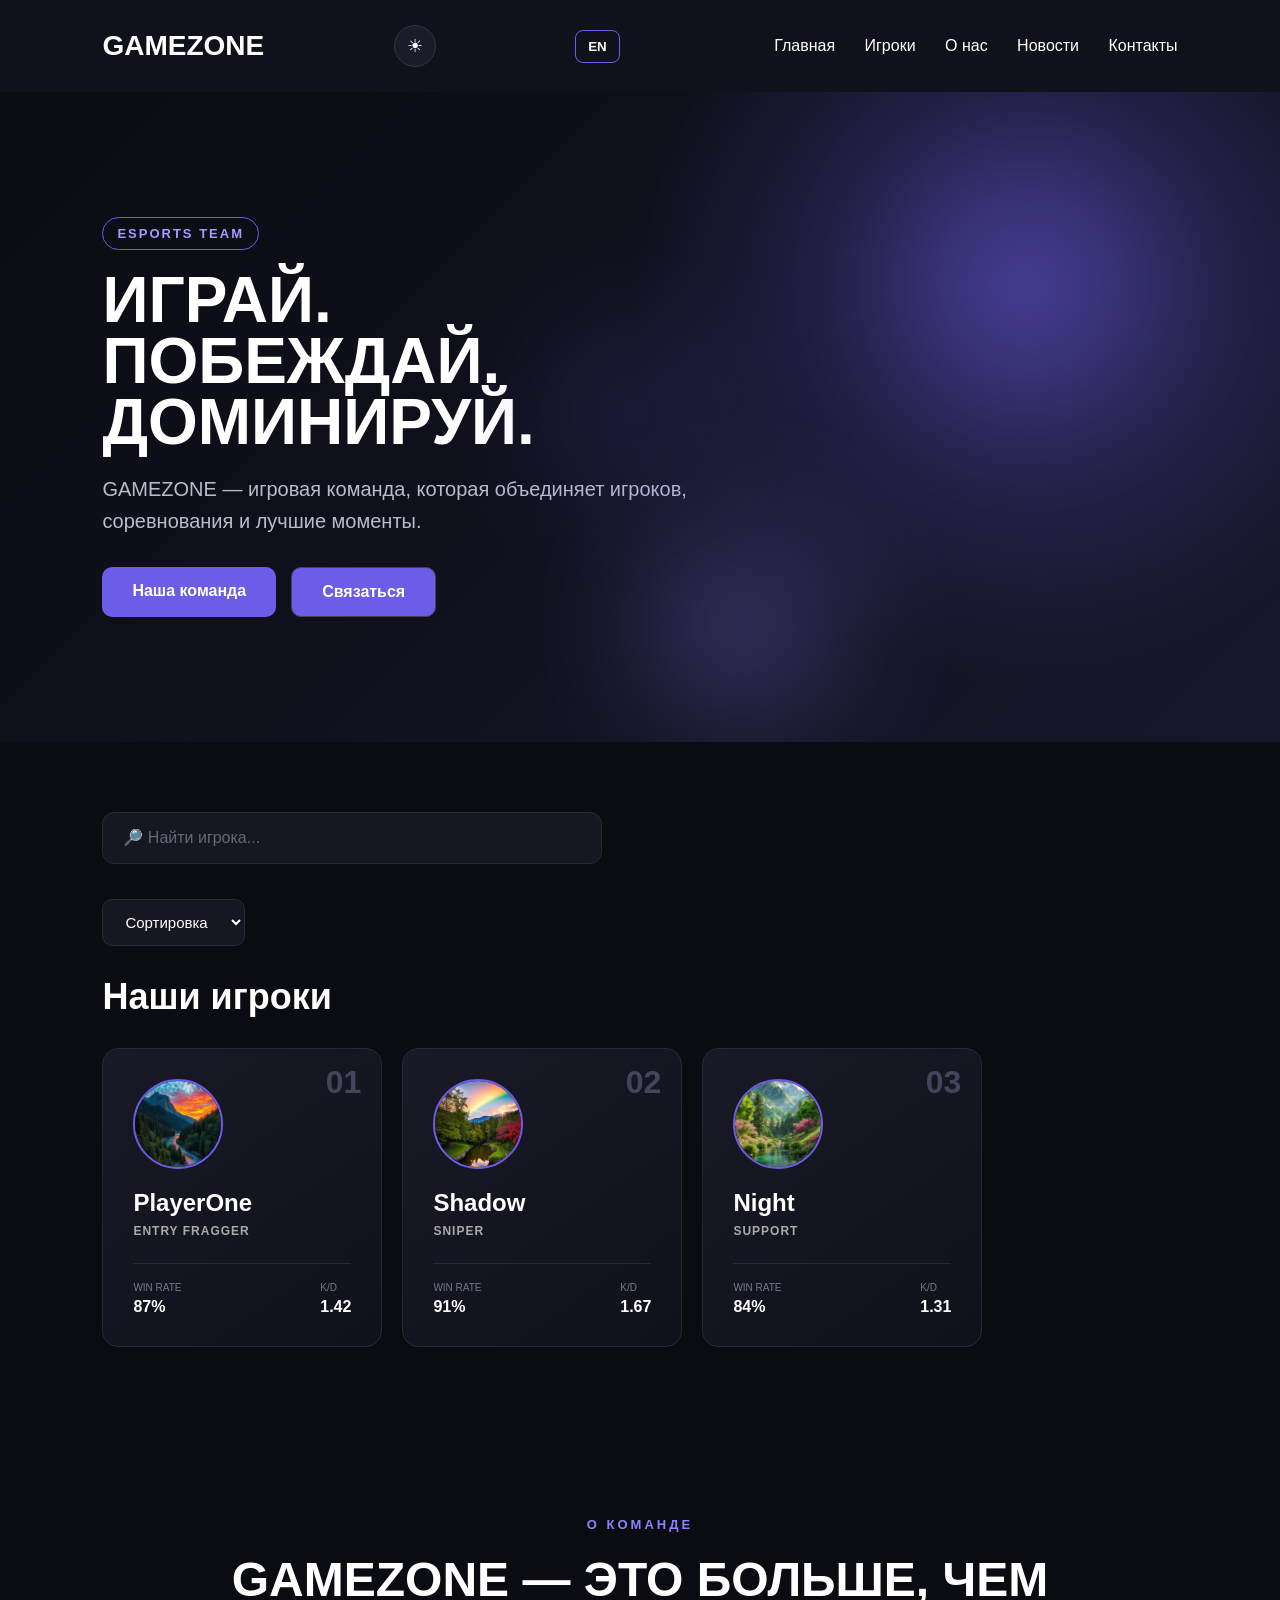
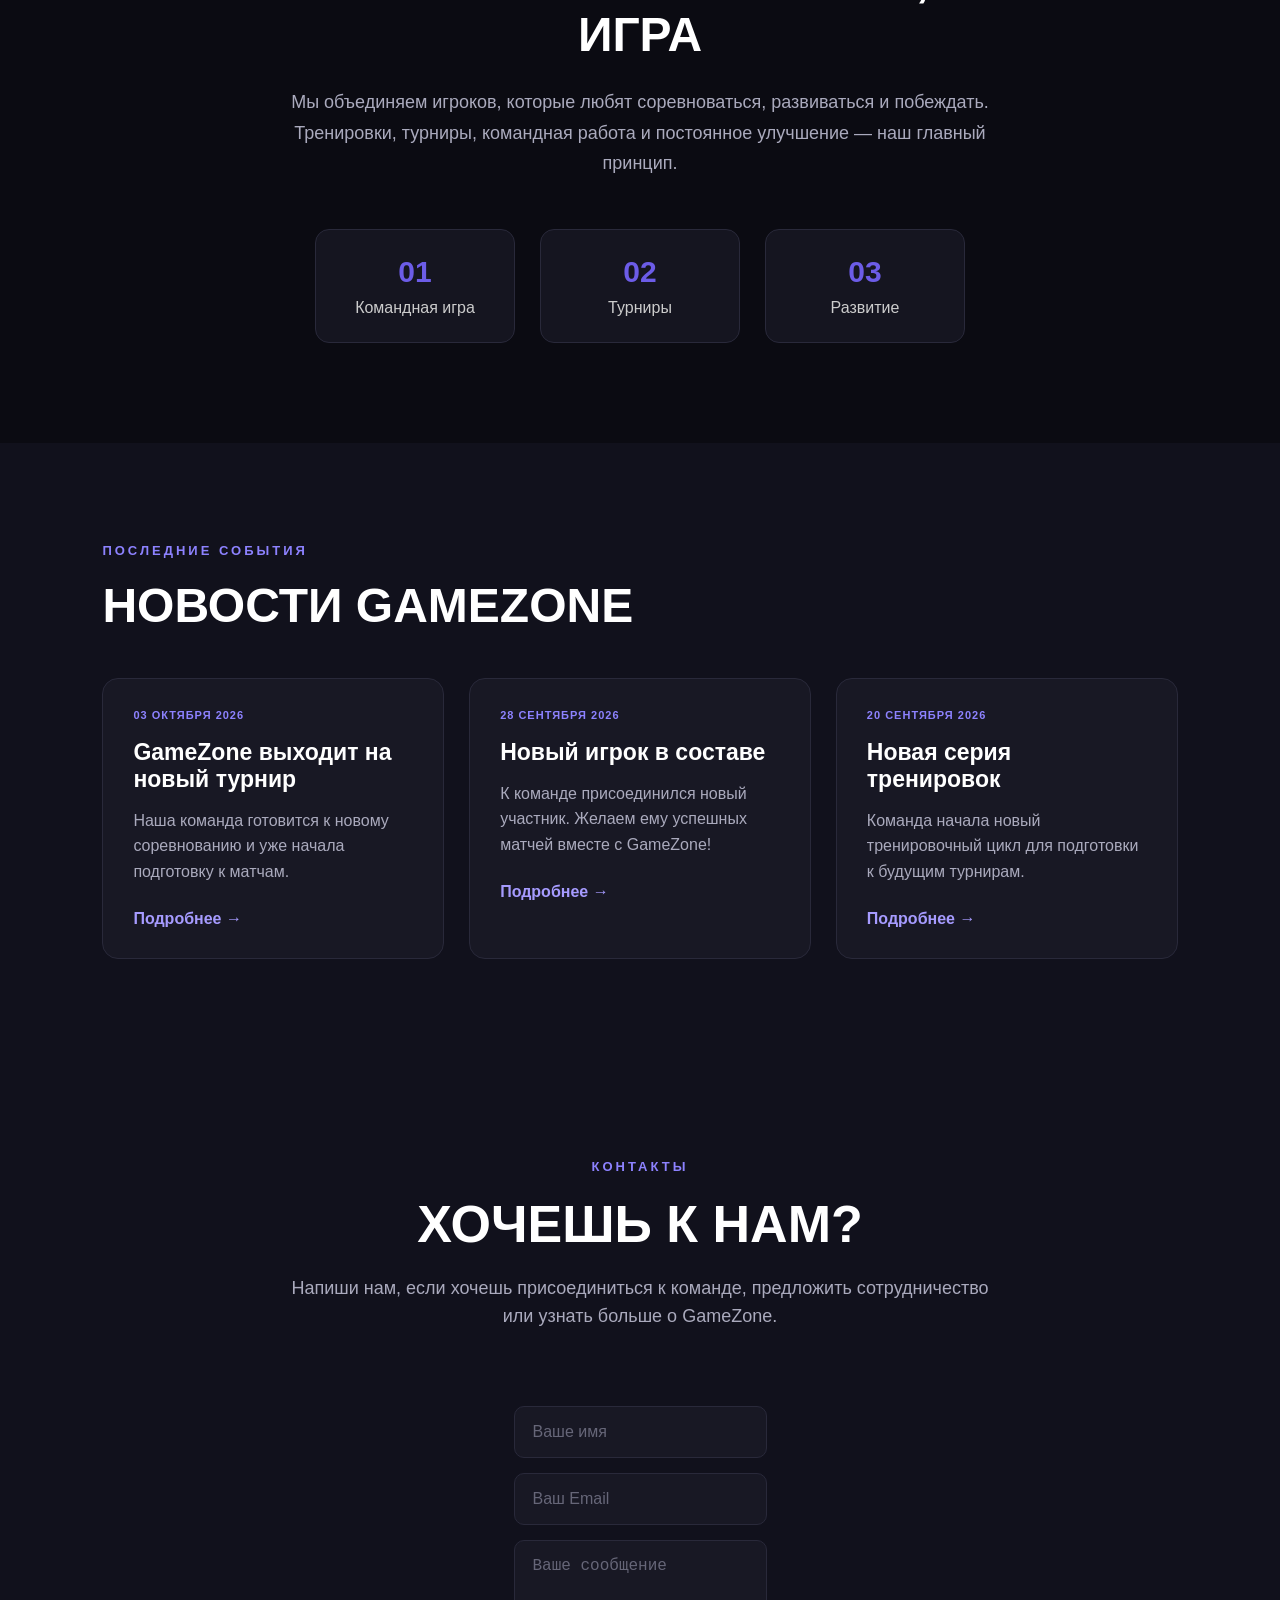
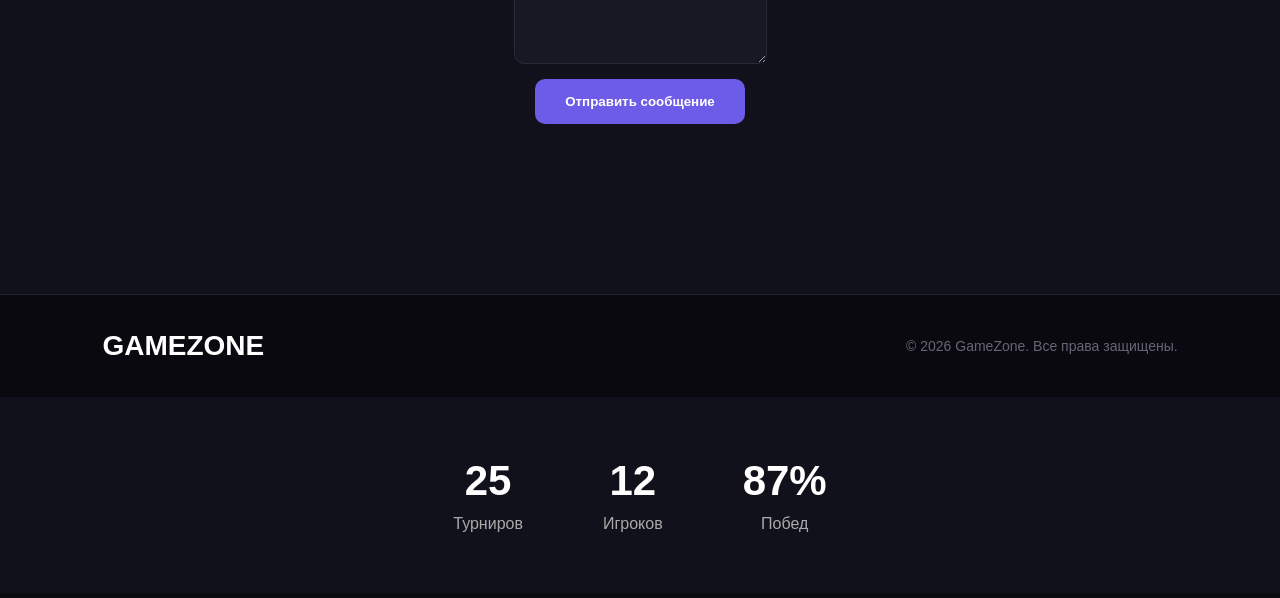
<file: index.html>
<!DOCTYPE html>
<html lang="ru">
<head>
    <meta charset="UTF-8">
    <meta name="viewport" content="width=device-width, initial-scale=1.0">
    <title>GameZone</title>

    <link rel="stylesheet" href="style.css">
</head>

<body>

<header>
    <div class="logo">GAMEZONE</div>

<button class="menu-button" onclick="toggleMenu()">☰</button>
<button class="theme-button" id="themeButton" onclick="toggleTheme()">☀</button>
<button class="language-button" id="languageButton" onclick="toggleLanguage()">
    EN
</button>
<nav id="menu">
    <a href="#" data-ru="Главная" data-en="Home">Главная</a>
    <a href="#players" data-ru="Игроки" data-en="Players">Игроки</a>
    <a href="#about" data-ru="О нас" data-en="About">О нас</a>
    <a href="#news" data-ru="Новости" data-en="News">Новости</a>
    <a href="#contacts" data-ru="Контакты" data-en="Contacts">Контакты</a>
</nav>
</header>

<section class="hero">
    <div class="hero-glow glow-1"></div>
    <div class="hero-glow glow-2"></div>
    <div class="hero-glow glow-3"></div>
    <div class="hero-content">

        <div class="badge">
            ESPORTS TEAM
        </div>

        <h1>
            ИГРАЙ.<br>
            ПОБЕЖДАЙ.<br>
            ДОМИНИРУЙ.
        </h1>

        <p>
            GAMEZONE — игровая команда,
            которая объединяет игроков,
            соревнования и лучшие моменты.
        </p>

        <div class="hero-buttons">
            <a href="#players"
   class="button"
   data-ru="Наша команда"
   data-en="Our Team">
   Наша команда
</a>

<a href="#contacts"
   class="button secondary"
   data-ru="Связаться"
   data-en="Contact Us">
   Связаться
</a>
        </div>

    </div>

</section>

<section class="players" id="players">
<div class="player-search">
    <input
        type="text"
        id="playerSearch"
        placeholder="🔎 Найти игрока..."
    >
</div>
<div class="player-sort">
    <select id="playerSort">
        <option value="default">Сортировка</option>
        <option value="winRate">По Win Rate</option>
        <option value="kd">По K/D</option>
    </select>
</div>
    <h2>Наши игроки</h2>

    <div class="cards">

    <div class="card">
        <div class="player-number">01</div>
        <div class="avatar">
            <img src="images/player1.jpg" alt="PlayerOne">
        </div>
        <h3>PlayerOne</h3>
        <p class="role">ENTRY FRAGGER</p>
        <div class="player-stats">
            <span>WIN RATE <b>87%</b></span>
            <span>K/D <b>1.42</b></span>
        </div>
    </div>

    <div class="card">
        <div class="player-number">02</div>
        <div class="avatar">
            <img src="images/player2.jpg" alt="Shadow">
        </div>
        <h3>Shadow</h3>
        <p class="role">SNIPER</p>
        <div class="player-stats">
            <span>WIN RATE <b>91%</b></span>
            <span>K/D <b>1.67</b></span>
        </div>
    </div>

    <div class="card">
        <div class="player-number">03</div>
        <div class="avatar">
            <img src="images/player3.jpg" alt="Night">
        </div>
        <h3>Night</h3>
        <p class="role">SUPPORT</p>
        <div class="player-stats">
            <span>WIN RATE <b>84%</b></span>
            <span>K/D <b>1.31</b></span>
        </div>
    </div>

</div>

</section>
<section class="about" id="about">
    <div class="about-content">
        <div class="about-label">О КОМАНДЕ</div>

        <h2>GAMEZONE — ЭТО БОЛЬШЕ, ЧЕМ ИГРА</h2>

        <p>
            Мы объединяем игроков, которые любят соревноваться,
            развиваться и побеждать. Тренировки, турниры,
            командная работа и постоянное улучшение — наш главный принцип.
        </p>

        <div class="about-features">
            <div>
                <strong>01</strong>
                <span>Командная игра</span>
            </div>

            <div>
                <strong>02</strong>
                <span>Турниры</span>
            </div>

            <div>
                <strong>03</strong>
                <span>Развитие</span>
            </div>
        </div>
    </div>
</section>
<section class="news" id="news">

    <div class="news-header">
        <div>
            <div class="about-label">ПОСЛЕДНИЕ СОБЫТИЯ</div>
            <h2>НОВОСТИ GAMEZONE</h2>
        </div>
    </div>

   <div class="news-grid" id="newsGrid">

    <article class="news-card">
        <div class="news-date">03 ОКТЯБРЯ 2026</div>
        <h3>GameZone выходит на новый турнир</h3>
        <p>
            Наша команда готовится к новому соревнованию
            и уже начала подготовку к матчам.
        </p>
        <a href="news.html" class="news-link">Подробнее →</a>
    </article>

    <article class="news-card">
        <div class="news-date">28 СЕНТЯБРЯ 2026</div>
        <h3>Новый игрок в составе</h3>
        <p>
            К команде присоединился новый участник.
            Желаем ему успешных матчей вместе с GameZone!
        </p>
        <a href="news2.html" class="news-link">Подробнее →</a>
    </article>

    <article class="news-card">
        <div class="news-date">20 СЕНТЯБРЯ 2026</div>
        <h3>Новая серия тренировок</h3>
        <p>
            Команда начала новый тренировочный цикл
            для подготовки к будущим турнирам.
        </p>
        <a href="news3.html" class="news-link">Подробнее →</a>
    </article>

</div>

</section>
<section class="contacts" id="contacts">
    <div class="contacts-content">

        <div class="about-label">КОНТАКТЫ</div>

        <h2>ХОЧЕШЬ К НАМ?</h2>

        <p>
            Напиши нам, если хочешь присоединиться к команде,
            предложить сотрудничество или узнать больше о GameZone.
        </p>

        <div class="contact-buttons">
            <form class="contact-form" id="contactForm">

    <input
        type="text"
        id="name"
        placeholder="Ваше имя"
        required
    >

    <input
        type="email"
        id="email"
        placeholder="Ваш Email"
        required
    >

    <textarea
        id="message"
        placeholder="Ваше сообщение"
        rows="5"
        required
    ></textarea>

    <button type="submit" class="button">
        Отправить сообщение
    </button>

    <p id="formMessage"></p>

</form>
        </div>

    </div>
</section>
<div class="modal" id="playerModal">

    <div class="modal-content">

        <button class="modal-close" onclick="closePlayerModal()">×</button>

        <div class="modal-avatar" id="modalAvatar">
            P1
        </div>

        <h2 id="modalName">PlayerOne</h2>

        <p id="modalRole">ENTRY FRAGGER</p>

        <div class="modal-stats">
            <div>
                <strong id="modalWinRate">87%</strong>
                <span>WIN RATE</span>
            </div>

            <div>
                <strong id="modalKD">1.42</strong>
                <span>K/D</span>
            </div>
        </div>

    </div>

</div>
<footer>
    <div class="logo">GAMEZONE</div>

    <p>© 2026 GameZone. Все права защищены.</p>
</footer>
<section class="stats">

    <div class="stat">
        <strong class="counter" data-target="25">0</strong>
        <span>Турниров</span>
    </div>

    <div class="stat">
        <strong class="counter" data-target="12">0</strong>
        <span>Игроков</span>
    </div>

    <div class="stat">
        <strong class="counter" data-target="87">0%</strong>
        <span>Побед</span>
    </div>

</section>
<script src="script.js"></script>
</body>
</html>
</file>
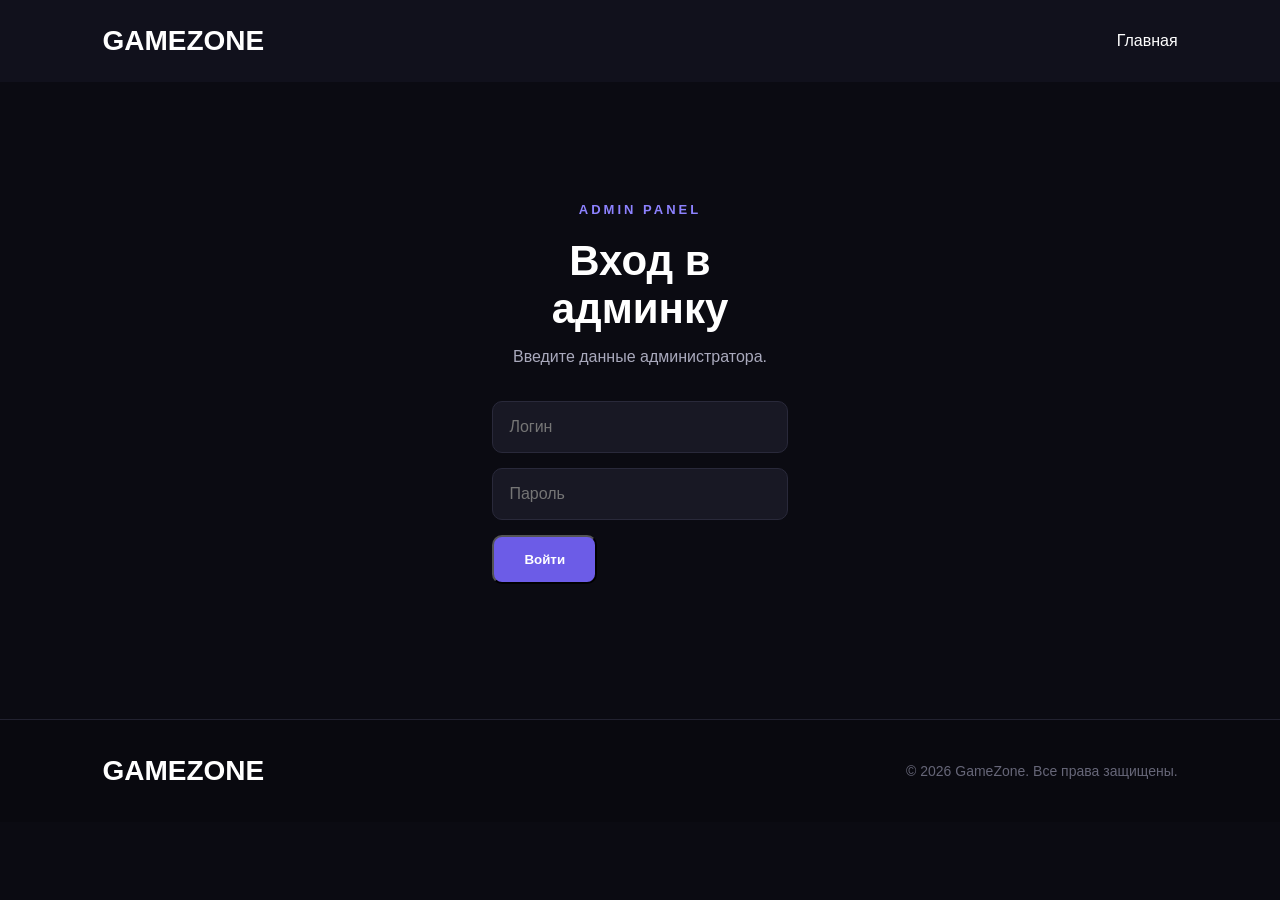
<file: admin.html>
<!DOCTYPE html>
<html lang="ru">
<head>
    <meta charset="UTF-8">
    <meta name="viewport" content="width=device-width, initial-scale=1.0">

    <title>GameZone — Админ</title>

    <link rel="stylesheet" href="style.css">
</head>

<body>

<header>
    <div class="logo">GAMEZONE</div>

    <nav>
    <a href="index.html">Главная</a>
    <a href="index.html#players">Игроки</a>
    <a href="index.html#news">Новости</a>

    <button class="logout-button" onclick="logout()">
        Выйти
    </button>
</nav>
</header>


<main class="admin">

    <div class="about-label">ADMIN PANEL</div>

    <h1>Управление новостями</h1>

    <p class="admin-description">
        Здесь можно добавить новую новость на сайт.
    </p>
    <div class="admin-stat">
    <span>НОВОСТЕЙ ОПУБЛИКОВАНО</span>
    <strong id="newsCount">0</strong>
</div>


    <form id="newsForm" class="admin-form">

        <input
            type="text"
            id="newsTitle"
            placeholder="Название новости"
            required
        >

        <input
            type="text"
            id="newsDate"
            placeholder="Дата, например: 03 ОКТЯБРЯ 2026"
            required
        >

        <textarea
            id="newsText"
            rows="6"
            placeholder="Текст новости"
            required
        ></textarea>

        <button type="submit" class="button">
            Добавить новость
        </button>

        <p id="adminMessage"></p>
        <h2 class="admin-news-title">Добавленные новости</h2>

        <div id="adminNewsList" class="admin-news-list"></div>

    </form>

</main>


<footer>
    <div class="logo">GAMEZONE</div>
    <p>© 2026 GameZone. Все права защищены.</p>
</footer>


<script src="admin.js"></script>

</body>
</html>
</file>
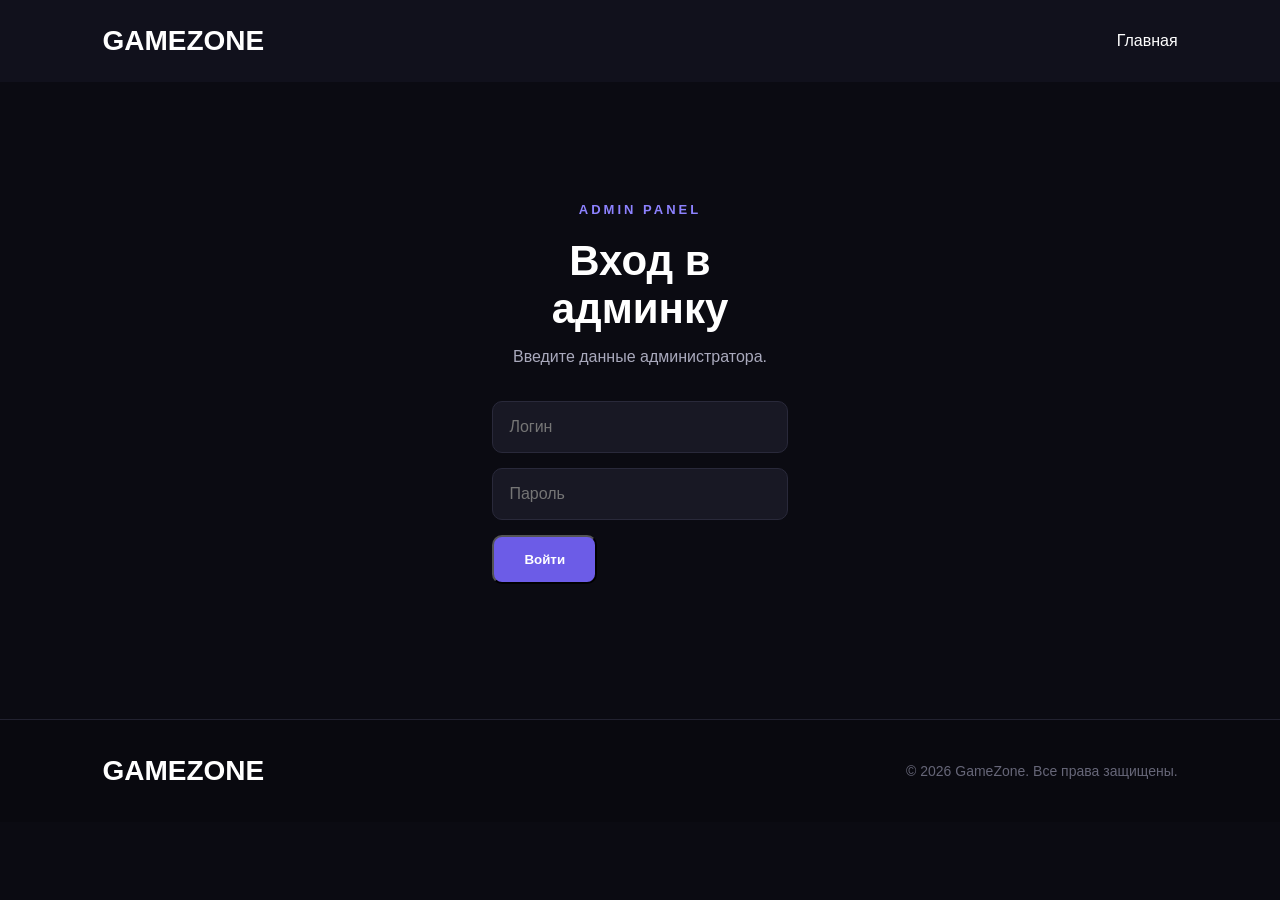
<file: login.html>
<!DOCTYPE html>
<html lang="ru">
<head>
    <meta charset="UTF-8">
    <meta name="viewport" content="width=device-width, initial-scale=1.0">

    <title>GameZone — Вход</title>

    <link rel="stylesheet" href="style.css">
</head>

<body>

<header>
    <div class="logo">GAMEZONE</div>

    <nav>
        <a href="index.html">Главная</a>
    </nav>
</header>


<main class="login">

    <div class="about-label">ADMIN PANEL</div>

    <h1>Вход в админку</h1>

    <p>Введите данные администратора.</p>

    <form id="loginForm" class="login-form">

        <input
            type="text"
            id="login"
            placeholder="Логин"
            required
        >

        <input
            type="password"
            id="password"
            placeholder="Пароль"
            required
        >

        <button type="submit" class="button">
            Войти
        </button>

        <p id="loginMessage"></p>

    </form>

</main>


<footer>
    <div class="logo">GAMEZONE</div>
    <p>© 2026 GameZone. Все права защищены.</p>
</footer>


<script src="login.js"></script>

</body>
</html>
</file>
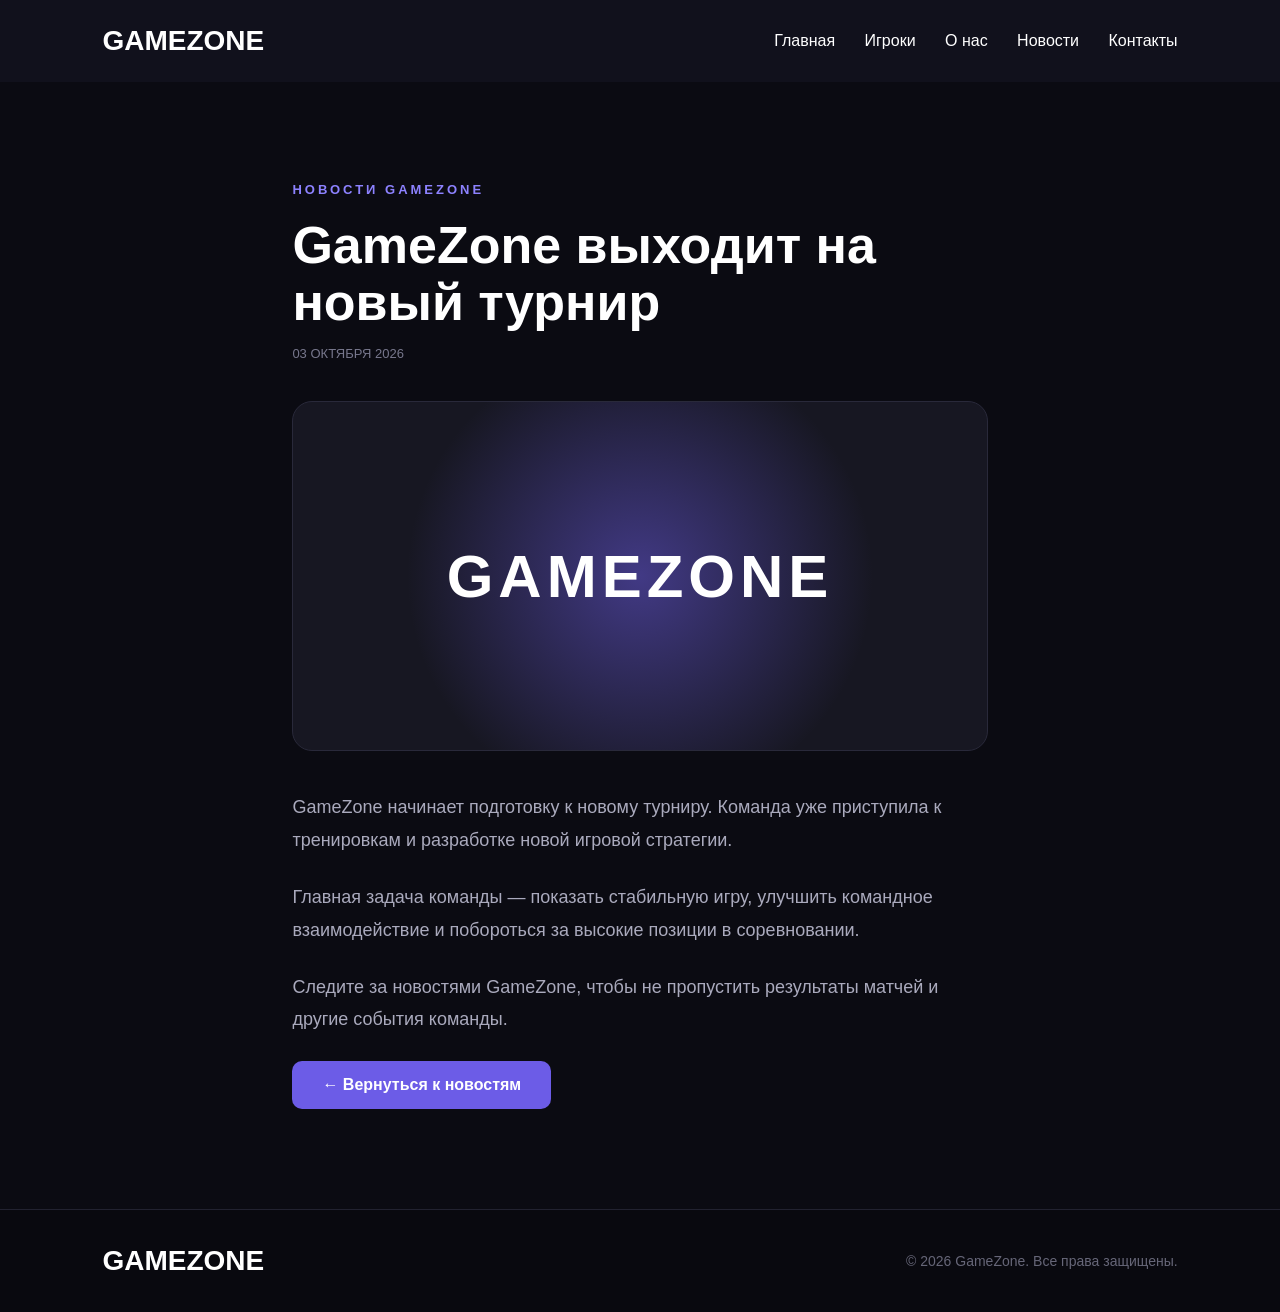
<file: news.html>
<!DOCTYPE html>
<html lang="ru">

<head>
    <meta charset="UTF-8">
    <meta name="viewport" content="width=device-width, initial-scale=1.0">

    <title>GameZone — Новость</title>

    <link rel="stylesheet" href="style.css">
</head>

<body>

<header>
    <div class="logo">GAMEZONE</div>

    <nav>
        <a href="index.html">Главная</a>
        <a href="index.html#players">Игроки</a>
        <a href="index.html#about">О нас</a>
        <a href="index.html#news">Новости</a>
        <a href="index.html#contacts">Контакты</a>
    </nav>
</header>


<main class="article">

    <div class="about-label">
        НОВОСТИ GAMEZONE
    </div>

    <h1>GameZone выходит на новый турнир</h1>

    <div class="article-date">
        03 ОКТЯБРЯ 2026
    </div>

    <div class="article-image">
        GAMEZONE
    </div>

    <p>
        GameZone начинает подготовку к новому турниру.
        Команда уже приступила к тренировкам и разработке
        новой игровой стратегии.
    </p>

    <p>
        Главная задача команды — показать стабильную игру,
        улучшить командное взаимодействие и побороться
        за высокие позиции в соревновании.
    </p>

    <p>
        Следите за новостями GameZone, чтобы не пропустить
        результаты матчей и другие события команды.
    </p>

    <a href="index.html#news" class="button">
        ← Вернуться к новостям
    </a>

</main>


<footer>
    <div class="logo">GAMEZONE</div>
    <p>© 2026 GameZone. Все права защищены.</p>
</footer>

</body>
</html>
</file>
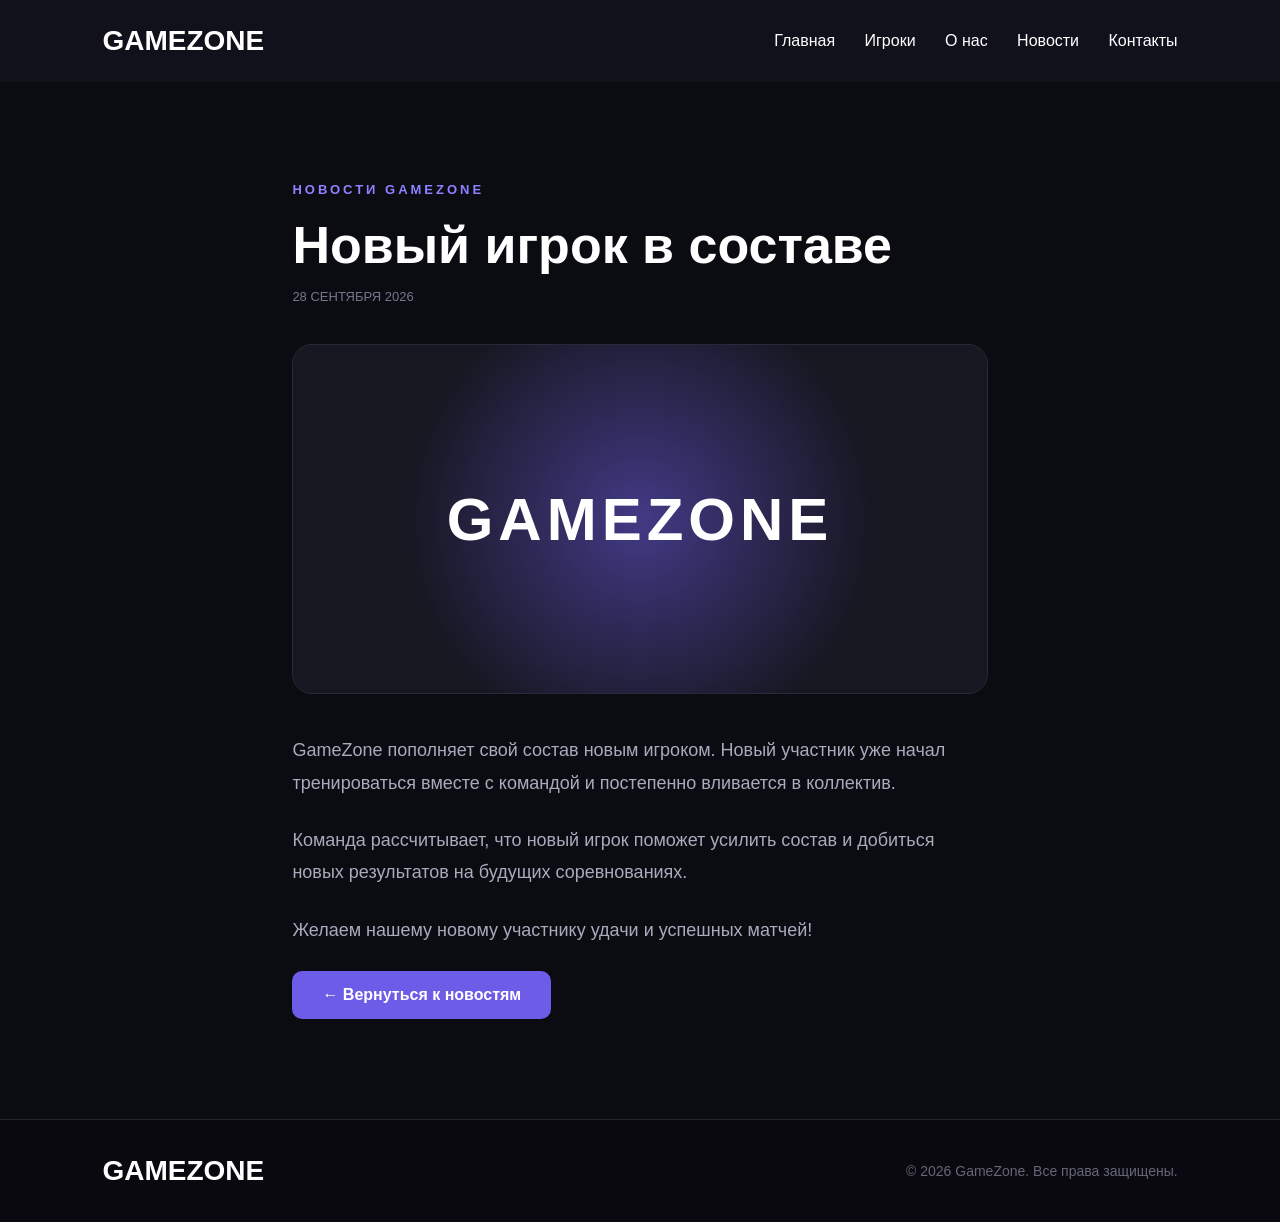
<file: news2.html>
<!DOCTYPE html>
<html lang="ru">

<head>
    <meta charset="UTF-8">
    <meta name="viewport" content="width=device-width, initial-scale=1.0">

    <title>GameZone — Новость</title>

    <link rel="stylesheet" href="style.css">
</head>

<body>

<header>
    <div class="logo">GAMEZONE</div>

    <nav>
        <a href="index.html">Главная</a>
        <a href="index.html#players">Игроки</a>
        <a href="index.html#about">О нас</a>
        <a href="index.html#news">Новости</a>
        <a href="index.html#contacts">Контакты</a>
    </nav>
</header>


<main class="article">

    <div class="about-label">
        НОВОСТИ GAMEZONE
    </div>

    <h1>Новый игрок в составе</h1>

<div class="article-date">
    28 СЕНТЯБРЯ 2026
</div>

    <div class="article-image">
        GAMEZONE
    </div>

    <p>
    GameZone пополняет свой состав новым игроком.
    Новый участник уже начал тренироваться вместе
    с командой и постепенно вливается в коллектив.
</p>

<p>
    Команда рассчитывает, что новый игрок поможет
    усилить состав и добиться новых результатов
    на будущих соревнованиях.
</p>

<p>
    Желаем нашему новому участнику удачи и успешных матчей!
</p>
    <a href="index.html#news" class="button">
        ← Вернуться к новостям
    </a>

</main>


<footer>
    <div class="logo">GAMEZONE</div>
    <p>© 2026 GameZone. Все права защищены.</p>
</footer>

</body>
</html>
</file>
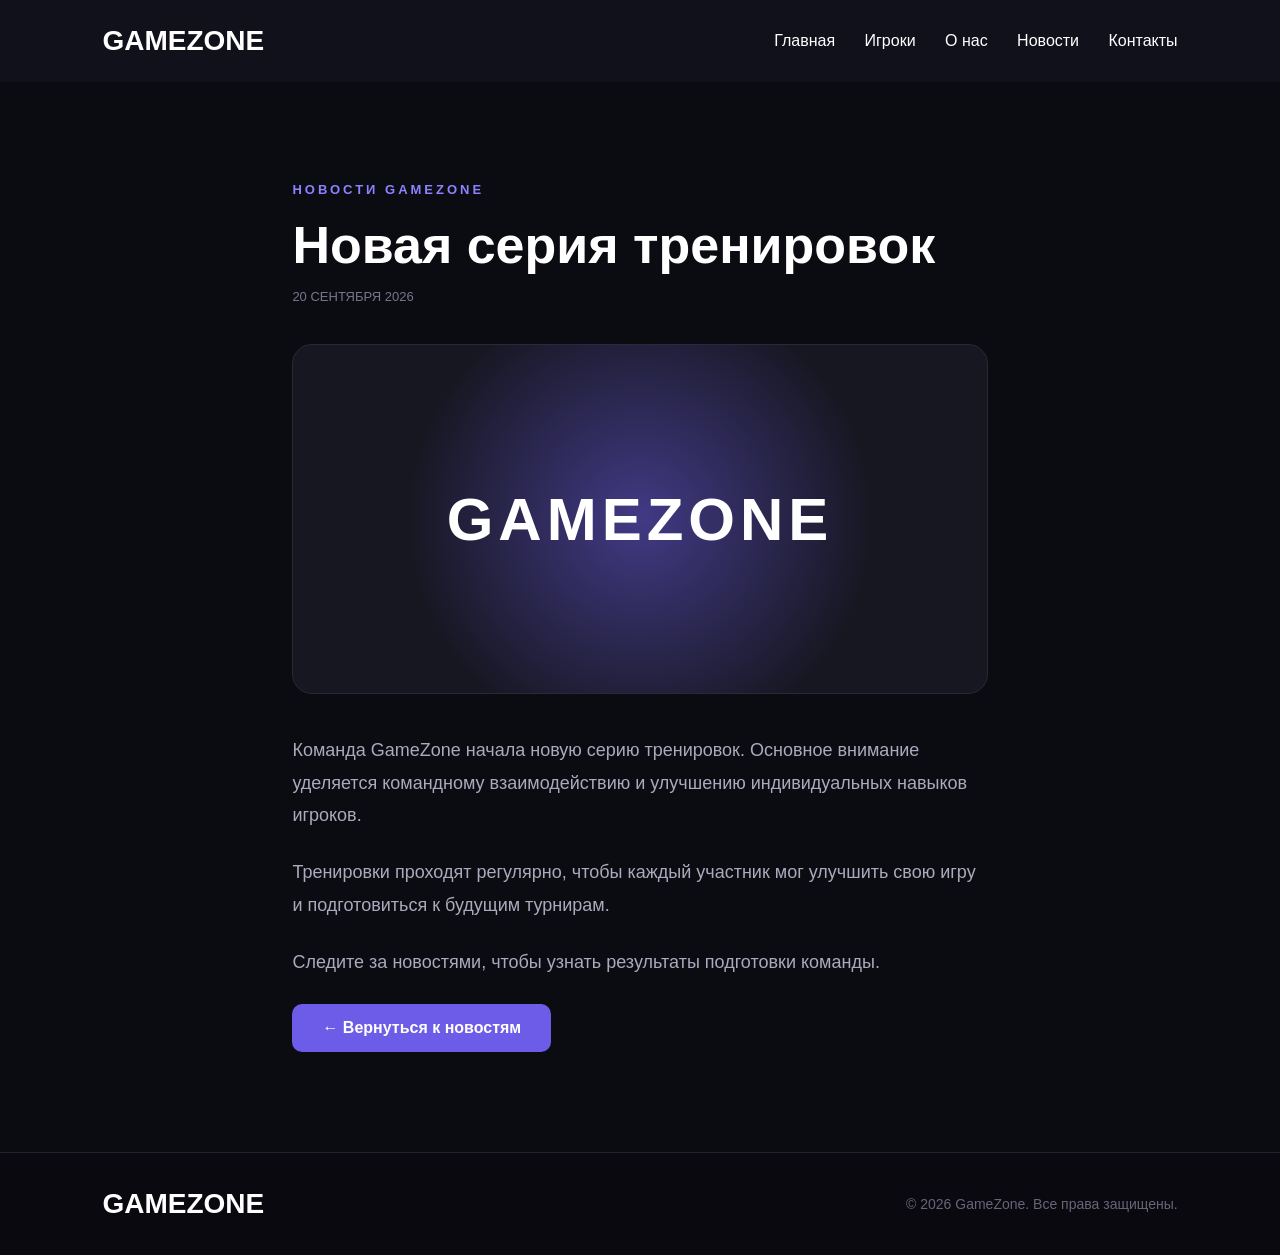
<file: news3.html>
<!DOCTYPE html>
<html lang="ru">

<head>
    <meta charset="UTF-8">
    <meta name="viewport" content="width=device-width, initial-scale=1.0">

    <title>GameZone — Новость</title>

    <link rel="stylesheet" href="style.css">
</head>

<body>

<header>
    <div class="logo">GAMEZONE</div>

    <nav>
        <a href="index.html">Главная</a>
        <a href="index.html#players">Игроки</a>
        <a href="index.html#about">О нас</a>
        <a href="index.html#news">Новости</a>
        <a href="index.html#contacts">Контакты</a>
    </nav>
</header>


<main class="article">

    <div class="about-label">
        НОВОСТИ GAMEZONE
    </div>


<h1>Новая серия тренировок</h1>

<div class="article-date">
    20 СЕНТЯБРЯ 2026
</div>

    <div class="article-image">
        GAMEZONE
    </div>

    <p>
    Команда GameZone начала новую серию тренировок.
    Основное внимание уделяется командному взаимодействию
    и улучшению индивидуальных навыков игроков.
</p>

<p>
    Тренировки проходят регулярно, чтобы каждый участник
    мог улучшить свою игру и подготовиться к будущим турнирам.
</p>

<p>
    Следите за новостями, чтобы узнать результаты
    подготовки команды.
</p>
    <a href="index.html#news" class="button">
        ← Вернуться к новостям
    </a>

</main>


<footer>
    <div class="logo">GAMEZONE</div>
    <p>© 2026 GameZone. Все права защищены.</p>
</footer>

</body>
</html>
</file>
<file: style.css>
* {
            box-sizing: border-box;
            margin: 0;
            padding: 0;
        }

        body {
            font-family: Arial, sans-serif;
            background: #0b0b12;
            color: white;
            transition: background 0.4s ease, color 0.4s ease;
        }
        

        header {
            padding: 25px 8%;
            display: flex;
            justify-content: space-between;
            align-items: center;
            background: #11111c;
        }

        .logo {
            font-size: 28px;
            font-weight: bold;
        }

        nav a {
            color: white;
            text-decoration: none;
            margin-left: 25px;
        }

        .hero {
            min-height: 650px;
            display: flex;
            align-items: center;
            padding: 80px 8%;

            background:
        radial-gradient(
            circle at 80% 30%,
            rgba(108, 92, 231, 0.35),
            transparent 35%
        ),
        linear-gradient(
            135deg,
            #0b0b12,
            #17172b
        );

            position: relative;
            overflow: hidden;
        }

        .hero-content {
            max-width: 700px;
        }

        .badge {
            display: inline-block;
            padding: 8px 14px;
            margin-bottom: 20px;

            border: 1px solid #6c5ce7;
            border-radius: 30px;

            color: #a69bff;
            font-size: 13px;
            font-weight: bold;
            letter-spacing: 2px;
        }

        .hero h1 {
            font-size: 76px;
            line-height: 0.95;
            margin-bottom: 25px;
        }

        .hero p {
            font-size: 19px;
            line-height: 1.6;
            color: #aaaabd;
            max-width: 600px;
            margin-bottom: 35px;
        }

        .hero-buttons {
            display: flex;
            gap: 15px;
        }

        .secondary {
            background: transparent;
            border: 1px solid #44445a;
        }

        .secondary:hover {
            background: #1d1d2d;
            border-color: #6c5ce7;
        }

        .hero h1 {
            font-size: 64px;
            margin-bottom: 20px;
        }

        .hero p {
            font-size: 20px;
            color: #bbbbcc;
            max-width: 600px;
            margin-bottom: 30px;
        }

       .button {
            display: inline-block;
            width: fit-content;
            padding: 15px 30px;
            background: #6c5ce7;
            color: white;
            text-decoration: none;
            border-radius: 10px;
            font-weight: bold;
            transition: 0.3s;
        }

        .button:hover {
            transform: translateY(-3px);
            background: #8578ff;
            box-shadow: 0 10px 30px rgba(108, 92, 231, 0.4);
        }

        .players {
            padding: 70px 8%;
        }

        .players h2 {
            font-size: 36px;
            margin-bottom: 30px;
        }

        .cards {
            display: flex;
            gap: 20px;
            flex-wrap: wrap;
        }

        .card {
            background: #161622;
            padding: 25px;
            border-radius: 12px;
            width: 220px;
        }

        .card h3 {
            margin-bottom: 10px;
        }

        .card p {
            color: #aaa;
        }
    .stats {
            display: flex;
            justify-content: center;
            gap: 80px;
            padding: 60px 8%;
            background: #11111c;
            text-align: center;
        }

    .stat {
            display: flex;
            flex-direction: column;
            gap: 10px;
        }

    .stat strong {
            font-size: 42px;
        }

    .stat span {
            color: #aaa;
        }
    .menu-button {
    display: none;
    background: none;
    border: none;
    color: white;
    font-size: 28px;
    cursor: pointer;
}

@media (max-width: 700px) {

    header {
        position: relative;
    }

    .menu-button {
        display: block;
    }

    nav {
        display: none;
        position: absolute;
        top: 80px;
        right: 8%;
        background: #161622;
        padding: 20px;
        border-radius: 10px;
        flex-direction: column;
        gap: 15px;
    }

    nav.active {
        display: flex;
    }

    nav a {
        margin: 0;
    }

    .hero h1 {
        font-size: 42px;
    }

    .stats {
        gap: 30px;
        flex-wrap: wrap;
    }
}
    .hero-content {
        animation: appear 0.8s ease;
    }

    @keyframes appear {
        from {
            opacity: 0;
            transform: translateY(30px);
        }

        to {
            opacity: 1;
            transform: translateY(0);
        }
    }
    .card {
    position: relative;
    background: linear-gradient(145deg, #191927, #11111b);
    padding: 30px;
    border: 1px solid #272738;
    border-radius: 16px;
    width: 280px;
    overflow: hidden;
    transition: 0.3s;
}

.card:hover {
    transform: translateY(-8px);
    border-color: #6c5ce7;
    box-shadow: 0 20px 40px rgba(0, 0, 0, 0.35);
}

.player-number {
    position: absolute;
    top: 15px;
    right: 20px;
    color: #44445a;
    font-size: 32px;
    font-weight: bold;
}

.avatar {
    width: 70px;
    height: 70px;
    display: flex;
    align-items: center;
    justify-content: center;
    margin-bottom: 20px;

    background: linear-gradient(135deg, #6c5ce7, #a69bff);
    border-radius: 50%;

    font-weight: bold;
    font-size: 20px;
}

.card h3 {
    font-size: 24px;
    margin-bottom: 7px;
}

.role {
    color: #8d82ff;
    font-size: 12px;
    font-weight: bold;
    letter-spacing: 1px;
    margin-bottom: 25px;
}

.player-stats {
    display: flex;
    justify-content: space-between;
    padding-top: 18px;
    border-top: 1px solid #29293a;
}

.player-stats span {
    color: #77778c;
    font-size: 10px;
}

.player-stats b {
    display: block;
    color: white;
    font-size: 16px;
    margin-top: 5px;
}
.avatar {
    width: 90px;
    height: 90px;
    overflow: hidden;
    border-radius: 50%;
    margin-bottom: 20px;
    border: 2px solid #6c5ce7;
}

.avatar img {
    width: 100%;
    height: 100%;
    object-fit: cover;
}
.about {
    padding: 100px 8%;
    background: #0b0b12;
}

.about-content {
    max-width: 900px;
    margin: 0 auto;
    text-align: center;
}

.about-label {
    color: #8d82ff;
    font-size: 13px;
    font-weight: bold;
    letter-spacing: 3px;
    margin-bottom: 20px;
}

.about h2 {
    font-size: 48px;
    margin-bottom: 25px;
}

.about p {
    max-width: 700px;
    margin: 0 auto;
    color: #aaaabd;
    font-size: 18px;
    line-height: 1.7;
}

.about-features {
    display: flex;
    justify-content: center;
    gap: 25px;
    margin-top: 50px;
    flex-wrap: wrap;
}

.about-features div {
    width: 200px;
    padding: 25px;
    background: #151520;
    border: 1px solid #29293a;
    border-radius: 14px;
    transition: 0.3s;
}

.about-features div:hover {
    transform: translateY(-6px);
    border-color: #6c5ce7;
}

.about-features strong {
    display: block;
    font-size: 30px;
    color: #6c5ce7;
    margin-bottom: 10px;
}

.about-features span {
    color: #ccc;
}
.contacts {
    padding: 100px 8%;
    background: #11111c;
    text-align: center;
}

.contacts-content {
    max-width: 700px;
    margin: 0 auto;
}

.contacts h2 {
    font-size: 52px;
    margin-bottom: 20px;
}

.contacts p {
    color: #aaaabd;
    font-size: 18px;
    line-height: 1.6;
    margin-bottom: 35px;
}

.contact-buttons {
    display: flex;
    justify-content: center;
    gap: 15px;
    flex-wrap: wrap;
}
footer {
    padding: 35px 8%;
    background: #09090f;
    border-top: 1px solid #222230;
    display: flex;
    justify-content: space-between;
    align-items: center;
}

footer p {
    color: #666678;
    font-size: 14px;
}

@media (max-width: 700px) {
    footer {
        flex-direction: column;
        gap: 15px;
        text-align: center;
    }

    .contacts h2 {
        font-size: 38px;
    }

    .about h2 {
        font-size: 36px;
    }
    .news-grid {
    grid-template-columns: 1fr;
    }

    .news-header h2 {
    font-size: 36px;
    }
}
html {
    scroll-behavior: smooth;
}
.reveal {
    opacity: 0;
    transform: translateY(40px);
    transition: 0.8s ease;
}

.reveal.active {
    opacity: 1;
    transform: translateY(0);
}
.hero-glow {
    position: absolute;
    border-radius: 50%;
    filter: blur(70px);
    opacity: 0.35;
    pointer-events: none;
}

.glow-1 {
    width: 250px;
    height: 250px;
    background: #6c5ce7;
    top: 10%;
    right: 10%;
    animation: floatGlow 6s ease-in-out infinite;
}

.glow-2 {
    width: 180px;
    height: 180px;
    background: #8d82ff;
    bottom: 5%;
    right: 35%;
    animation: floatGlow 8s ease-in-out infinite reverse;
}

.glow-3 {
    width: 120px;
    height: 120px;
    background: #6c5ce7;
    top: 40%;
    left: 45%;
    animation: floatGlow 5s ease-in-out infinite;
}

@keyframes floatGlow {
    0%, 100% {
        transform: translate(0, 0);
    }

    50% {
        transform: translate(30px, -30px);
    }
}
.contact-form {
    max-width: 600px;
    margin: 40px auto 0;
    display: flex;
    flex-direction: column;
    gap: 15px;
}

.contact-form input,
.contact-form textarea {
    width: 100%;
    padding: 16px 18px;
    background: #181824;
    border: 1px solid #29293a;
    border-radius: 10px;
    color: white;
    font-size: 16px;
    outline: none;
    transition: 0.3s;
}

.contact-form textarea {
    resize: vertical;
}

.contact-form input:focus,
.contact-form textarea:focus {
    border-color: #6c5ce7;
    box-shadow: 0 0 20px rgba(108, 92, 231, 0.15);
}

.contact-form input::placeholder,
.contact-form textarea::placeholder {
    color: #666678;
}

.contact-form button {
    border: none;
    cursor: pointer;
    align-self: center;
}

#formMessage {
    min-height: 20px;
    color: #8d82ff;
    font-weight: bold;
}
.theme-button {
    background: #1b1b29;
    border: 1px solid #333348;
    color: white;
    width: 42px;
    height: 42px;
    border-radius: 50%;
    cursor: pointer;
    font-size: 18px;
    transition: 0.3s;
}

.theme-button:hover {
    transform: rotate(20deg);
    border-color: #6c5ce7;
}
body.light-theme {
    background: #f2f2f7;
    color: #171722;
}

body.light-theme header {
    background: white;
}

body.light-theme nav a {
    color: #171722;
}

body.light-theme .hero {
    background:
        radial-gradient(
            circle at 80% 30%,
            rgba(108, 92, 231, 0.2),
            transparent 35%
        ),
        linear-gradient(
            135deg,
            #ffffff,
            #e9e9f2
        );
}

body.light-theme .hero p,
body.light-theme .about p,
body.light-theme .contacts p {
    color: #555566;
}

body.light-theme .players {
    background: #f2f2f7;
}

body.light-theme .card {
    background: white;
    border-color: #ddddE8;
}

body.light-theme .stats,
body.light-theme .contacts {
    background: white;
}

body.light-theme .about {
    background: #f2f2f7;
}

body.light-theme .about-features div {
    background: white;
    border-color: #ddddE8;
}

body.light-theme footer {
    background: #e7e7ef;
}

body.light-theme footer p {
    color: #666678;
}

body.light-theme .contact-form input,
body.light-theme .contact-form textarea {
    background: white;
    color: #171722;
    border-color: #ddddE8;
}
.theme-button {
    transition: transform 0.3s ease, background 0.3s ease;
}

.theme-button:hover {
    transform: rotate(20deg) scale(1.1);
}

.theme-button:active {
    transform: scale(0.9);
}
.card {
    cursor: pointer;
}

.card .avatar {
    transition: transform 0.4s ease;
}

.card:hover .avatar {
    transform: scale(1.12);
}

.card::after {
    content: "";
    position: absolute;
    width: 120px;
    height: 120px;
    background: #6c5ce7;
    border-radius: 50%;
    filter: blur(60px);
    opacity: 0;
    right: -40px;
    bottom: -40px;
    transition: 0.4s ease;
    pointer-events: none;
}

.card:hover::after {
    opacity: 0.35;
}
.modal {
    display: none;
    position: fixed;
    inset: 0;
    background: rgba(0, 0, 0, 0.75);
    backdrop-filter: blur(8px);
    z-index: 1000;
    align-items: center;
    justify-content: center;
    padding: 20px;
}

.modal.active {
    display: flex;
}

.modal-content {
    position: relative;
    width: 100%;
    max-width: 450px;
    padding: 40px;
    background: #171722;
    border: 1px solid #34344a;
    border-radius: 20px;
    text-align: center;
    animation: modalAppear 0.3s ease;
}

@keyframes modalAppear {
    from {
        opacity: 0;
        transform: scale(0.8);
    }

    to {
        opacity: 1;
        transform: scale(1);
    }
}

.modal-close {
    position: absolute;
    top: 15px;
    right: 20px;
    background: none;
    border: none;
    color: white;
    font-size: 32px;
    cursor: pointer;
}

.modal-avatar {
    width: 120px;
    height: 120px;
    margin: 0 auto 20px;
    display: flex;
    align-items: center;
    justify-content: center;
    border-radius: 50%;
    background: linear-gradient(135deg, #6c5ce7, #a69bff);
    font-size: 30px;
    font-weight: bold;
    overflow: hidden;
}

.modal-avatar img {
    width: 100%;
    height: 100%;
    object-fit: cover;
}

.modal-content h2 {
    font-size: 32px;
    margin-bottom: 8px;
}

.modal-content > p {
    color: #8d82ff;
    font-weight: bold;
    letter-spacing: 1px;
}

.modal-stats {
    display: flex;
    justify-content: center;
    gap: 60px;
    margin-top: 35px;
}

.modal-stats div {
    display: flex;
    flex-direction: column;
    gap: 7px;
}

.modal-stats strong {
    font-size: 28px;
}

.modal-stats span {
    color: #77778c;
    font-size: 11px;
}
.player-search {
    max-width: 500px;
    margin-bottom: 35px;
}

.player-search input {
    width: 100%;
    padding: 16px 20px;
    background: #171722;
    border: 1px solid #29293a;
    border-radius: 12px;
    color: white;
    font-size: 16px;
    outline: none;
    transition: 0.3s;
}

.player-search input:focus {
    border-color: #6c5ce7;
    box-shadow: 0 0 20px rgba(108, 92, 231, 0.15);
}

.player-search input::placeholder {
    color: #666678;
}
.player-sort {
    margin-bottom: 30px;
}

.player-sort select {
    padding: 13px 18px;
    background: #171722;
    border: 1px solid #29293a;
    border-radius: 10px;
    color: white;
    font-size: 15px;
    cursor: pointer;
    outline: none;
}

.player-sort select:focus {
    border-color: #6c5ce7;
}
.news {
    padding: 100px 8%;
    background: #11111c;
}

.news-header {
    margin-bottom: 45px;
}

.news-header h2 {
    font-size: 48px;
}

.news-grid {
    display: grid;
    grid-template-columns: repeat(3, 1fr);
    gap: 25px;
}

.news-card {
    padding: 30px;
    background: #181824;
    border: 1px solid #29293a;
    border-radius: 16px;
    transition: 0.3s;
}

.news-card:hover {
    transform: translateY(-8px);
    border-color: #6c5ce7;
    box-shadow: 0 20px 40px rgba(0, 0, 0, 0.3);
}

.news-date {
    color: #8d82ff;
    font-size: 11px;
    font-weight: bold;
    letter-spacing: 1px;
    margin-bottom: 18px;
}

.news-card h3 {
    font-size: 23px;
    margin-bottom: 15px;
}

.news-card p {
    color: #aaaabd;
    line-height: 1.6;
    margin-bottom: 25px;
}

.news-link {
    color: #a69bff;
    text-decoration: none;
    font-weight: bold;
}

.news-link:hover {
    color: white;
}
.article {
    max-width: 900px;
    margin: 0 auto;
    padding: 100px 8%;
}

.article h1 {
    font-size: 52px;
    line-height: 1.1;
    margin-bottom: 15px;
}

.article-date {
    color: #77778c;
    font-size: 13px;
    margin-bottom: 40px;
}

.article-image {
    height: 350px;
    display: flex;
    align-items: center;
    justify-content: center;
    margin-bottom: 40px;

    background:
        radial-gradient(
            circle,
            rgba(108, 92, 231, 0.5),
            transparent 60%
        ),
        #171722;

    border: 1px solid #29293a;
    border-radius: 20px;

    font-size: 60px;
    font-weight: bold;
    letter-spacing: 5px;
}

.article p {
    color: #aaaabd;
    font-size: 18px;
    line-height: 1.8;
    margin-bottom: 25px;
}

@media (max-width: 700px) {
    .article h1 {
        font-size: 36px;
    }

    .article-image {
        height: 220px;
        font-size: 35px;
    }
}
.admin {
    max-width: 900px;
    margin: 0 auto;
    padding: 100px 8%;
}

.admin h1 {
    font-size: 48px;
    margin: 15px 0;
}

.admin-description {
    color: #aaaabd;
    margin-bottom: 40px;
}

.admin-form {
    display: flex;
    flex-direction: column;
    gap: 15px;
}

.admin-form input,
.admin-form textarea {
    width: 100%;
    padding: 15px;
    background: #181824;
    border: 1px solid #29293a;
    border-radius: 10px;
    color: white;
    font-size: 16px;
    outline: none;
}

.admin-form input:focus,
.admin-form textarea:focus {
    border-color: #6c5ce7;
}

#adminMessage {
    color: #8d82ff;
    font-weight: bold;
}

.admin-news-title {
    margin-top: 60px;
    margin-bottom: 25px;
}

.admin-news-list {
    display: flex;
    flex-direction: column;
    gap: 20px;
}

.admin-news-item {
    display: flex;
    justify-content: space-between;
    gap: 20px;
    padding: 25px;
    background: #181824;
    border: 1px solid #29293a;
    border-radius: 15px;
}

.admin-news-item h3 {
    margin: 8px 0;
}

.admin-news-item p {
    color: #aaaabd;
    line-height: 1.5;
}

.delete-news {
    align-self: center;
    padding: 10px 18px;
    background: #d63031;
    color: white;
    border: none;
    border-radius: 8px;
    cursor: pointer;
    font-weight: bold;
}

.delete-news:hover {
    background: #ff4444;
}
.admin-stat {
    display: flex;
    align-items: center;
    justify-content: space-between;
    max-width: 400px;
    margin: 30px 0;
    padding: 20px 25px;
    background: #181824;
    border: 1px solid #29293a;
    border-radius: 15px;
}

.admin-stat span {
    color: #aaaabd;
    font-size: 12px;
    font-weight: bold;
    letter-spacing: 1px;
}

.admin-stat strong {
    font-size: 36px;
    color: #8d82ff;
}
.admin-buttons {
    display: flex;
    align-items: center;
    gap: 10px;
}

.edit-news {
    padding: 10px 18px;
    background: #6c5ce7;
    color: white;
    border: none;
    border-radius: 8px;
    cursor: pointer;
    font-weight: bold;
}

.edit-news:hover {
    background: #8578ff;
}
.login {
    max-width: 500px;
    margin: 0 auto;
    padding: 120px 8%;
    text-align: center;
}

.login h1 {
    font-size: 42px;
    margin: 15px 0;
}

.login > p {
    color: #aaaabd;
    margin-bottom: 35px;
}

.login-form {
    display: flex;
    flex-direction: column;
    gap: 15px;
}

.login-form input {
    padding: 16px;
    background: #181824;
    border: 1px solid #29293a;
    border-radius: 10px;
    color: white;
    font-size: 16px;
    outline: none;
}

.login-form input:focus {
    border-color: #6c5ce7;
}

#loginMessage {
    color: #ff6b6b;
    font-weight: bold;
}
.error-page {
    min-height: 70vh;
    display: flex;
    flex-direction: column;
    justify-content: center;
    align-items: center;
    text-align: center;
    padding: 80px 8%;
}

.error-number {
    font-size: 160px;
    font-weight: bold;
    line-height: 1;
    background: linear-gradient(
        135deg,
        #6c5ce7,
        #a69bff
    );
    -webkit-background-clip: text;
    -webkit-text-fill-color: transparent;
    text-shadow: 0 0 50px rgba(108, 92, 231, 0.3);
}

.error-page h1 {
    font-size: 42px;
    margin: 15px 0;
}

.error-page p {
    max-width: 600px;
    color: #aaaabd;
    line-height: 1.7;
    margin-bottom: 30px;
}

@media (max-width: 700px) {

    .error-number {
        font-size: 100px;
    }

    .error-page h1 {
        font-size: 30px;
    }
}
.language-button {
    margin-left: 10px;
    padding: 8px 12px;
    background: transparent;
    border: 1px solid #6c5ce7;
    color: white;
    border-radius: 8px;
    cursor: pointer;
    font-weight: bold;
    transition: 0.3s;
}

.language-button:hover {
    background: #6c5ce7;
}
</file>
